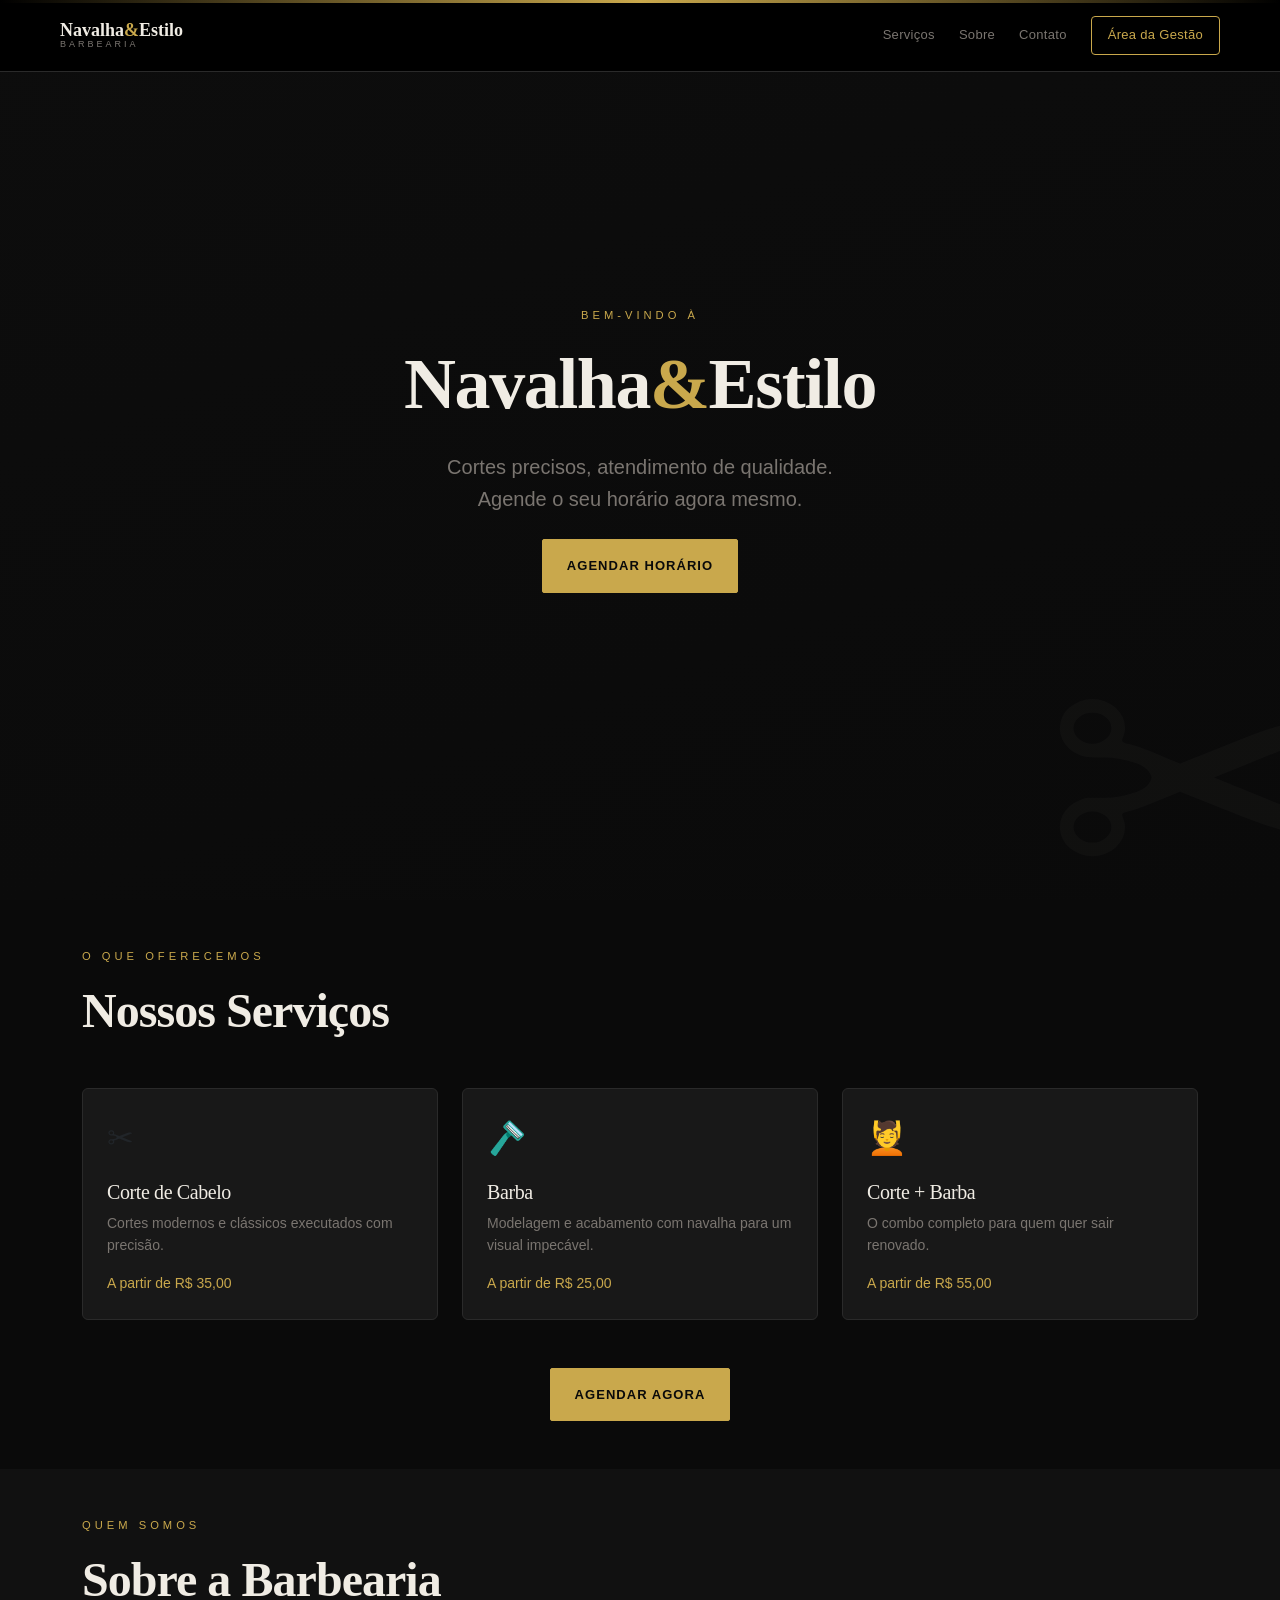
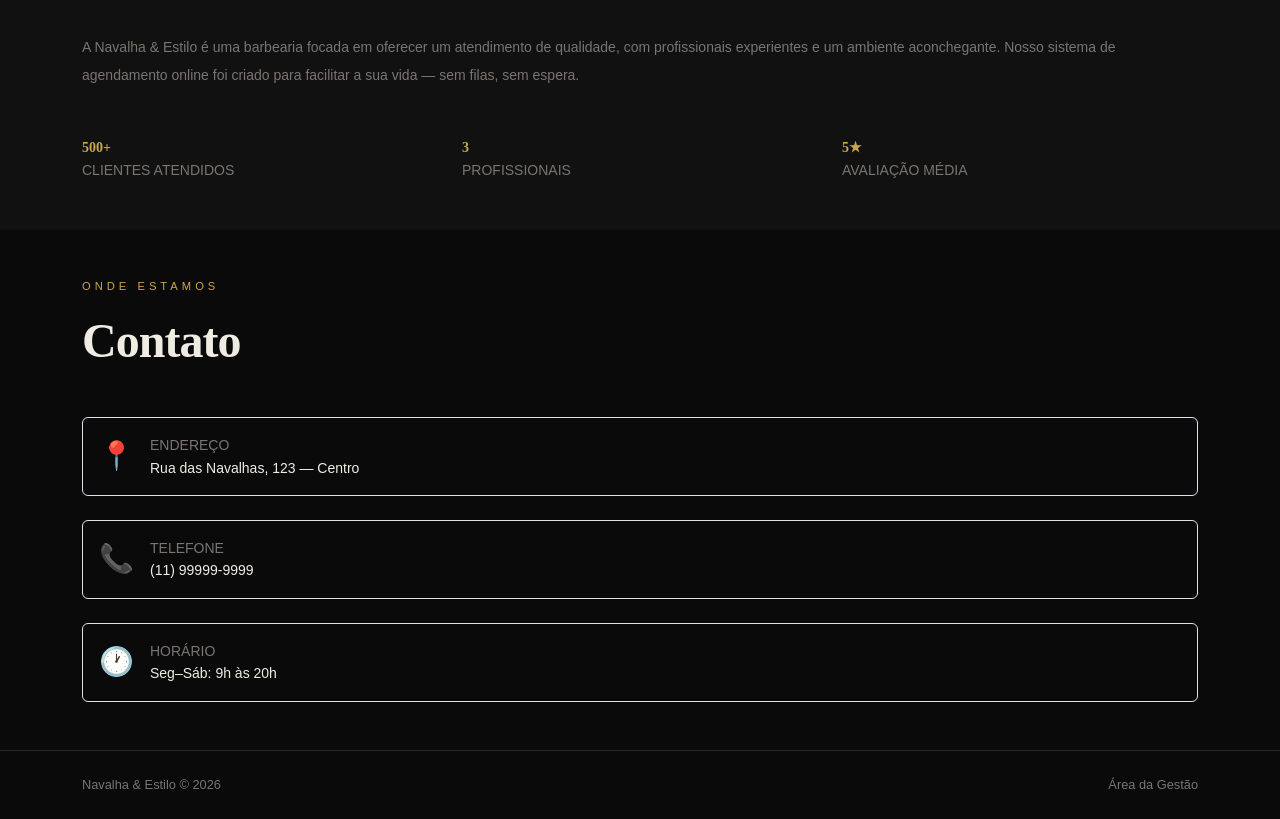
<file: frontend/index.html>
<!doctype html>
<html lang="pt-BR">
  <head>
    <!-- Metadados básicos da página -->
    <meta charset="UTF-8" />
    <meta name="viewport" content="width=device-width, initial-scale=1.0" />

    <!-- Título exibido na aba do navegador -->
    <title>Navalha & Estilo — Barbearia</title>

    <!-- Bootstrap primeiro, depois os estilos do projeto -->
    <link
      rel="stylesheet"
      href="https://cdn.jsdelivr.net/npm/bootstrap@5.3.3/dist/css/bootstrap.min.css"
    />
    <link rel="stylesheet" href="css/global.css" />
    <link rel="stylesheet" href="css/index.css" />
  </head>

  <body class="home d-flex flex-column min-vh-100">
    <!-- Cabeçalho fixo com marca e navegação principal -->
    <header
      class="bg-black fixed-top vw-100 px-3 py-3 px-md-5 border-bottom has-gradient"
      style="--bs-bg-opacity: 0.93; --bs-border-color: var(--border)"
    >
      <nav class="navbar navbar-expand-md p-0">
        <div class="container-fluid">
          <button
            class="navbar-brand logo logo-btn d-flex flex-column border-0 bg-transparent text-start"
            type="button"
            aria-label="Voltar para o topo da página inicial"
            onclick="window.scrollTo({ top: 0, behavior: 'smooth' });"
          >
            <span class="logo-name">Navalha<span>&</span>Estilo</span>
            <span class="logo-sub">Barbearia</span>
          </button>

          <!-- Marca clicável: volta ao topo da home sem mudar a URL -->
          <!-- Botão mobile -->
          <button
            class="navbar-toggler menu-toggle border-0 text-light fs-4"
            type="button"
            data-bs-toggle="collapse"
            data-bs-target="#navPrincipal"
            aria-controls="navPrincipal"
            aria-expanded="false"
            aria-label="Abrir navegação"
          >
            &#9776;
          </button>

          <!-- Links principais da página -->
          <div class="navbar-collapse my-3 my-md-0 justify-content-end collapse" id="navPrincipal">
            <div class="navbar-nav align-items-center gap-2 gap-md-4">
              <a class="nav-link px-0" href="#servicos">Serviços</a>
              <a class="nav-link px-0" href="#sobre">Sobre</a>
              <a class="nav-link px-0" href="#contato">Contato</a>
              <a
                href="login.html"
                class="nav-btn d-block d-md-inline-block w-100 w-md-auto text-center border rounded-1 px-3 py-2 nav-link"
                style="--bs-border-color: var(--gold)"
                >Área da Gestão</a
              >
            </div>
          </div>
        </div>
      </nav>
    </header>

    <main class="flex-grow-1">
      <!-- Hero: apresentação inicial e chamada para agendamento -->
      <section
        class="hero d-flex min-vh-100 align-items-center justify-content-center text-center position-relative overflow-hidden py-5"
      >
        <div class="container text-center">
          <span class="tagline text-uppercase d-block mb-3">Bem-vindo à</span>
          <h1 class="hero-title display-2 fw-bold mb-4">Navalha<span>&</span>Estilo</h1>
          <p class="hero-desc lead mb-4">
            Cortes precisos, atendimento de qualidade.<br />Agende o seu horário agora mesmo.
          </p>
          <a href="agendamento.html" class="btn btn-warning text-uppercase fw-semibold px-4 py-3"
            >Agendar Horário</a
          >
        </div>
        <div class="hero-deco">✂</div>
      </section>

      <!-- Serviços oferecidos na barbearia -->
      <section class="section py-5" id="servicos">
        <div class="container">
          <span class="tagline text-uppercase d-block mb-3">O que oferecemos</span>
          <h2 class="section-title display-5 fw-bold mb-5">Nossos Serviços</h2>
          <div class="row g-4 row-cols-1 row-cols-md-2 row-cols-xl-3" id="servicos-grid"></div>
          <div class="section-cta text-center mt-5">
            <a href="agendamento.html" class="btn btn-warning text-uppercase fw-semibold px-4 py-3"
              >Agendar Agora</a
            >
          </div>
        </div>
      </section>

      <!-- Sobre a barbearia e números de apoio -->
      <section class="section py-5" id="sobre">
        <div class="container">
          <span class="tagline text-uppercase d-block mb-3">Quem somos</span>
          <h2 class="section-title display-5 fw-bold mb-4">Sobre a Barbearia</h2>
          <p class="section-text text-secondary-emphasis-rgb lh-lg mb-5">
            A Navalha & Estilo é uma barbearia focada em oferecer um atendimento de qualidade, com
            profissionais experientes e um ambiente aconchegante. Nosso sistema de agendamento
            online foi criado para facilitar a sua vida — sem filas, sem espera.
          </p>
          <div class="row g-4">
            <div class="col-12 col-md-4">
              <div class="stat-num fw-bold">500+</div>
              <div class="stat-label text-uppercase">Clientes atendidos</div>
            </div>
            <div class="col-12 col-md-4">
              <div class="stat-num fw-bold">3</div>
              <div class="stat-label text-uppercase">Profissionais</div>
            </div>
            <div class="col-12 col-md-4">
              <div class="stat-num fw-bold">5★</div>
              <div class="stat-label text-uppercase">Avaliação média</div>
            </div>
          </div>
        </div>
      </section>

      <!-- Informações de contato e horário de atendimento -->
      <section class="section py-5" id="contato">
        <div class="container">
          <span class="tagline text-uppercase d-block mb-3">Onde estamos</span>
          <h2 class="section-title display-5 fw-bold mb-5">Contato</h2>
          <div class="vstack gap-4">
            <div class="d-flex align-items-start gap-3 p-3 border rounded-2">
              <div class="fs-3 flex-shrink-0">📍</div>
              <div>
                <div class="contato-label text-uppercase">Endereço</div>
                <div>Rua das Navalhas, 123 — Centro</div>
              </div>
            </div>
            <div class="d-flex align-items-start gap-3 p-3 border rounded-2">
              <div class="fs-3 flex-shrink-0">📞</div>
              <div>
                <div class="contato-label text-uppercase">Telefone</div>
                <div>(11) 99999-9999</div>
              </div>
            </div>
            <div class="d-flex align-items-start gap-3 p-3 border rounded-2">
              <div class="fs-3 flex-shrink-0">🕐</div>
              <div>
                <div class="contato-label text-uppercase">Horário</div>
                <div>Seg–Sáb: 9h às 20h</div>
              </div>
            </div>
          </div>
        </div>
      </section>
    </main>

    <!-- Rodapé com direitos e atalho para a área de gestão -->
    <footer class="border-top py-4 mt-auto" style="--bs-border-color: var(--border)">
      <div class="footer-inner container d-flex justify-content-between align-items-center">
        <span>Navalha & Estilo © 2026</span>
        <a href="login.html">Área da Gestão</a>
      </div>
    </footer>

    <!-- Scripts do Bootstrap e controle do menu -->
    <script src="https://cdn.jsdelivr.net/npm/bootstrap@5.3.3/dist/js/bootstrap.bundle.min.js"></script>
    <script src="js/index.js"></script>
  </body>
</html>
</file>
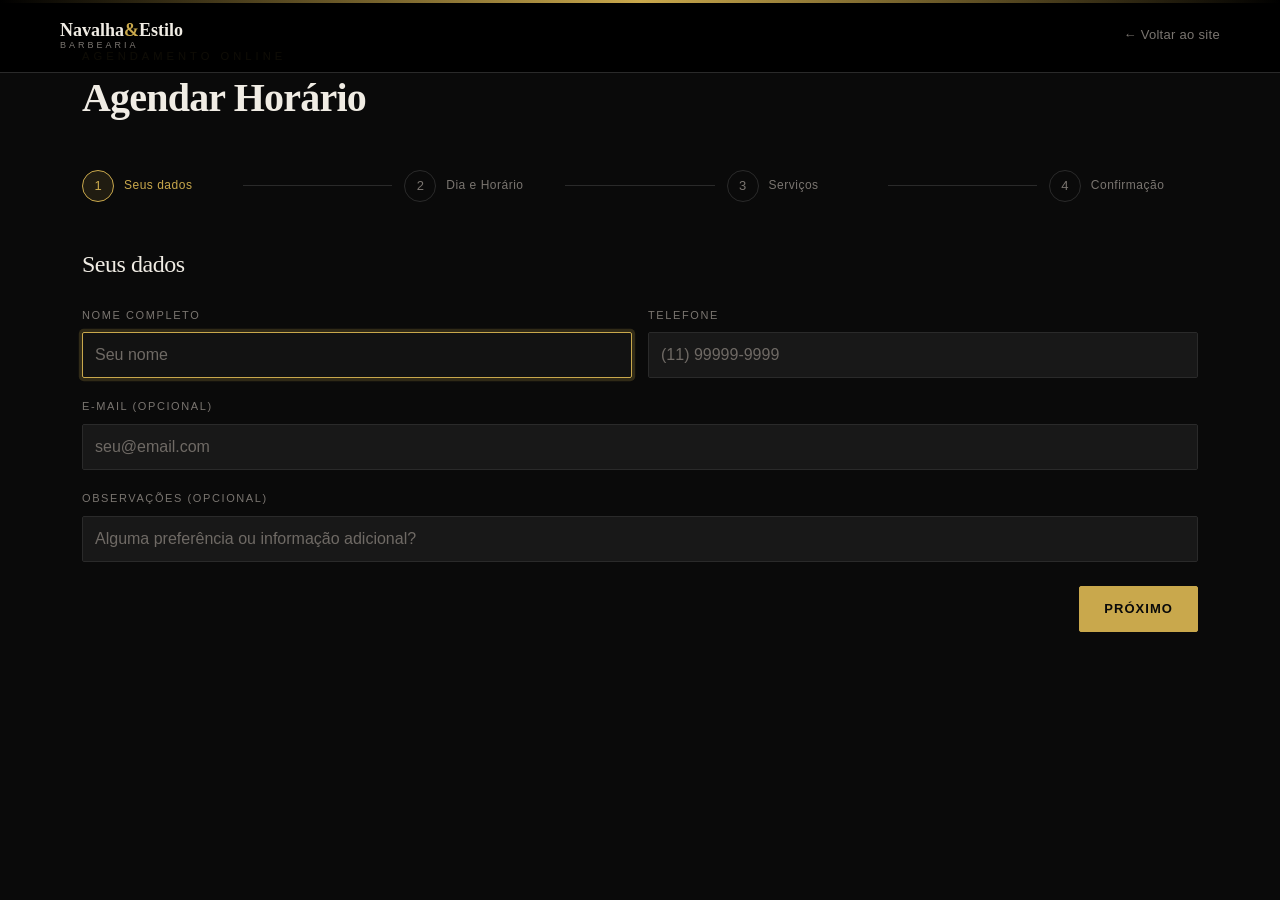
<file: frontend/agendamento.html>
<!doctype html>
<html lang="pt-BR">
  <head>
    <!-- Metadados básicos da página -->
    <meta charset="UTF-8" />
    <meta name="viewport" content="width=device-width, initial-scale=1.0" />

    <!-- Título exibido na aba do navegador -->
    <title>Agendar Horário — Navalha & Estilo</title>

    <!-- Bootstrap primeiro, depois os estilos específicos do fluxo -->
    <link
      rel="stylesheet"
      href="https://cdn.jsdelivr.net/npm/bootstrap@5.3.3/dist/css/bootstrap.min.css"
    />
    <link rel="stylesheet" href="css/global.css" />
    <link rel="stylesheet" href="css/agendamento.css" />
  </head>

  <body class="min-vh-100">
    <!-- Cabeçalho fixo com marca e atalho para voltar à home -->
    <header
      class="bg-black fixed-top vw-100 px-3 py-3 px-md-5 border-bottom has-gradient"
      style="--bs-bg-opacity: 0.93; --bs-border-color: var(--border)"
    >
      <nav class="navbar navbar-expand-md p-0">
        <div class="container-fluid">
          <a class="navbar-brand logo d-flex flex-column" href="index.html" aria-label="Voltar para a página inicial">
            <span class="logo-name">Navalha<span>&</span>Estilo</span>
            <span class="logo-sub">Barbearia</span>
          </a>

          <!-- Marca clicável: leva de volta à página inicial -->
          <!-- Navegação -->
            <div class="navbar-nav align-items-center gap-2 gap-md-4">
              <a class="nav-link px-0" href="index.html">← Voltar ao site</a>
            </div>
          </div>
        </div>
      </nav>
    </header>

    <main class="container agendamento-wrap py-5">
      <!-- Título da página e introdução do fluxo -->
      <span class="page-tag text-uppercase d-block mb-2">Agendamento online</span>
      <h1 class="page-title display-6 fw-bold mb-5">Agendar Horário</h1>

      <!-- Barra de progresso que mostra em qual etapa o cliente está -->
      <nav class="steps" aria-label="Progresso do agendamento">
        <div class="step active" id="step-ind-1">
          <div class="step-num">1</div>
          <div class="step-label">Seus dados</div>
        </div>
        <div class="step-line" id="line-1"></div>
        <div class="step" id="step-ind-2">
          <div class="step-num">2</div>
          <div class="step-label">Dia e Horário</div>
        </div>
        <div class="step-line" id="line-2"></div>
        <div class="step" id="step-ind-3">
          <div class="step-num">3</div>
          <div class="step-label">Serviços</div>
        </div>
        <div class="step-line" id="line-3"></div>
        <div class="step" id="step-ind-4">
          <div class="step-num">4</div>
          <div class="step-label">Confirmação</div>
        </div>
      </nav>

      <!-- Formulário multi-etapas do agendamento -->
      <form id="agendamento-form" novalidate>
        <!-- Etapa 1: dados do cliente -->
        <section class="step-panel active" id="panel-1">
          <h2 class="step-panel-title h4 mb-4">Seus dados</h2>
          <div class="row g-3 mb-4">
            <div class="col-12 col-md-6">
              <label class="form-label small text-uppercase" for="nome">Nome completo</label>
              <input class="form-control" type="text" id="nome" placeholder="Seu nome" />
              <div class="error-msg" id="nome-err">Preencha seu nome</div>
            </div>
            <div class="col-12 col-md-6">
              <label class="form-label small text-uppercase" for="telefone">Telefone</label>
              <input class="form-control" type="tel" id="telefone" placeholder="(11) 99999-9999" />
              <div class="error-msg" id="tel-err">Informe um telefone válido</div>
            </div>
            <div class="col-12">
              <label class="form-label small text-uppercase" for="email">E-mail (opcional)</label>
              <input class="form-control" type="email" id="email" placeholder="seu@email.com" />
              <div class="error-msg" id="email-err">E-mail inválido</div>
            </div>
            <div class="col-12">
              <label class="form-label small text-uppercase" for="obs">Observações (opcional)</label>
              <input
                class="form-control"
                type="text"
                id="obs"
                placeholder="Alguma preferência ou informação adicional?"
              />
            </div>
          </div>
          <div class="step-nav d-flex justify-content-between align-items-center mt-2">
            <span></span>
            <button class="btn btn-warning text-uppercase fw-semibold px-4" type="button" data-step="2">
              Próximo
            </button>
          </div>
        </section>

        <!-- Etapa 2: escolha de data e horário -->
        <section class="step-panel" id="panel-2">
          <h2 class="step-panel-title h4 mb-4">Escolha o dia e horário</h2>
          <div class="row g-3 mb-4">
            <div class="col-12">
              <label class="form-label small text-uppercase" for="data">Dia do atendimento</label>
              <input class="form-control" type="date" id="data" max="2099-12-31" />
              <div class="error-msg" id="data-err">Selecione uma data de hoje até no máximo 14 dias à frente</div>
            </div>
          </div>

          <div class="horarios-grid row row-cols-2 row-cols-sm-3 row-cols-md-4 row-cols-lg-6 g-2 mb-4" id="horarios-grid"></div>
          <div class="error-msg" id="horario-err">Selecione um horário</div>

          <div class="step-nav d-flex justify-content-between align-items-center mt-2">
            <button class="btn btn-outline-secondary btn-voltar text-uppercase" type="button" data-step="1">Voltar</button>
            <button class="btn btn-warning text-uppercase fw-semibold px-4" type="button" data-step="3">Próximo</button>
          </div>
        </section>

        <!-- Etapa 3: seleção de serviços -->
        <section class="step-panel" id="panel-3">
          <h2 class="step-panel-title h4 mb-4">Escolha os serviços</h2>
          <div class="servicos-grid row row-cols-1 row-cols-md-3 g-3 mb-4" id="servicos-grid"></div>

          <div class="servicos-total fw-semibold mb-3">Total: <span id="total-servicos">R$ 0,00</span></div>
          <div class="error-msg" id="servico-err">Selecione ao menos um serviço</div>

          <div class="step-nav d-flex justify-content-between align-items-center mt-2">
            <button class="btn btn-outline-secondary btn-voltar text-uppercase" type="button" data-step="2">Voltar</button>
            <button class="btn btn-warning text-uppercase fw-semibold px-4" type="button" data-step="4">Revisar</button>
          </div>
        </section>

        <!-- Etapa 4: revisão final antes de confirmar -->
        <section class="step-panel" id="panel-4">
          <h2 class="step-panel-title h4 mb-4">Confirme seu agendamento</h2>
          <div class="resumo-card card border-secondary bg-transparent mb-4">
            <div class="card-body p-0" id="resumo-corpo"></div>
          </div>
          <div class="step-nav d-flex justify-content-between align-items-center mt-2">
            <button class="btn btn-outline-secondary btn-voltar text-uppercase" type="button" data-step="3">Voltar</button>
            <button class="btn btn-warning text-uppercase fw-semibold px-4" type="button" id="btn-confirmar">
              Confirmar Agendamento
            </button>
          </div>
        </section>
      </form>

      <!-- Mensagem final de sucesso após confirmação -->
      <section class="sucesso text-center py-5" id="sucesso">
        <div class="sucesso-icon display-4 mb-3">✅</div>
        <h2 class="sucesso-titulo h2 mb-3">Agendamento confirmado!</h2>
        <p class="sucesso-desc mb-4">
          Seu horário foi reservado com sucesso.<br />Até breve, <span id="suc-nome"></span>!
        </p>
        <a href="index.html" class="btn btn-warning text-uppercase fw-semibold px-4 py-3">Voltar ao início</a>
      </section>
    </main>

    <!-- Scripts da lógica do agendamento e do Bootstrap -->
    <script src="js/agendamento.js"></script>
    <script src="https://cdn.jsdelivr.net/npm/bootstrap@5.3.3/dist/js/bootstrap.bundle.min.js"></script>
  </body>
</html>
</file>
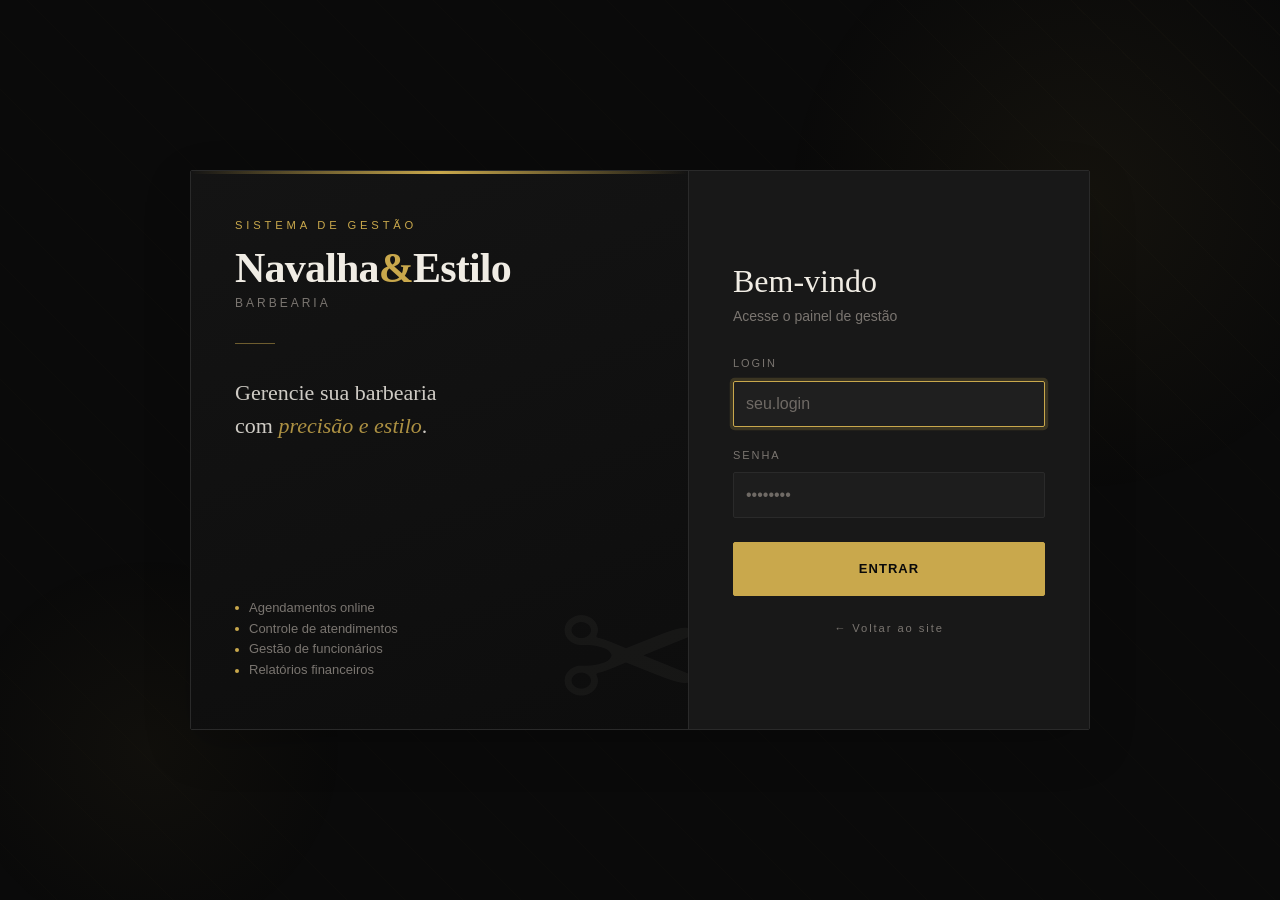
<file: frontend/login.html>
<!doctype html>
<html lang="pt-BR">
  <head>
    <!-- Metadados básicos da página -->
    <meta charset="UTF-8" />
    <meta name="viewport" content="width=device-width, initial-scale=1.0" />

    <!-- Título exibido na aba do navegador -->
    <title>Navalha & Estilo — Gestão</title>

    <!-- Bootstrap primeiro, depois os estilos da tela de login -->
    <link
      rel="stylesheet"
      href="https://cdn.jsdelivr.net/npm/bootstrap@5.3.3/dist/css/bootstrap.min.css"
    />
    <link rel="stylesheet" href="css/global.css" />
    <link rel="stylesheet" href="css/login.css" />
  </head>

  <body
    class="login-page min-vh-100 d-flex align-items-center justify-content-center overflow-hidden position-relative py-4"
  >
    <!-- Fundos decorativos do layout de acesso -->
    <div class="bg-texture"></div>
    <div class="bg-glow"></div>
    <div class="bg-glow2"></div>

    <!-- Container principal dividido entre branding e formulário -->
    <main class="login-container d-flex overflow-hidden position-relative shadow-lg">
      <!-- Painel lateral com identidade da barbearia -->
      <section
        class="left-panel d-none d-lg-flex flex-column justify-content-between has-gradient position-relative overflow-hidden"
      >
        <!-- Elemento decorativo de fundo -->
        <div class="scissors-bg">✂</div>
        <!-- Marca clicável: retorna para a home -->
        <a class="logo brand-logo d-flex flex-column" href="index.html" aria-label="Voltar para a página inicial">
          <span class="brand-tag text-uppercase d-block mb-3">Sistema de Gestão</span>
          <span class="logo-name">Navalha<span>&</span>Estilo</span>
          <span class="logo-sub brand-logo-sub">Barbearia</span>
          <div class="divider"></div>
          <p class="tagline">Gerencie sua barbearia<br />com <em>precisão e estilo</em>.</p>
        </a>
        <!-- Lista curta de capacidades do sistema (preenchida por JS) -->
        <div id="features-list" class="features d-flex flex-column"></div>
      </section>

      <!-- Painel principal com login e validação -->
      <section class="right-panel d-flex flex-column justify-content-center">
        <!-- Título e subtítulo do acesso -->
        <header>
          <div class="login-title h2 mb-1">Bem-vindo</div>
          <p class="login-sub mb-4">Acesse o painel de gestão</p>
        </header>

        <!-- Mensagem de erro do login -->
        <div class="alert alert-danger py-2 px-3" id="alert" role="alert">
          Login ou senha incorretos.
        </div>

        <!-- Formulário de autenticação -->
        <form class="w-100" id="login-form" novalidate>
          <div class="field mb-3">
            <label class="form-label small text-uppercase" for="login">Login</label>
            <input
              class="form-control"
              type="text"
              id="login"
              placeholder="seu.login"
              autocomplete="username"
            />
            <div class="error-msg" id="login-err">Preencha o login</div>
          </div>

          <div class="field mb-4">
            <label class="form-label small text-uppercase" for="senha">Senha</label>
            <input
              class="form-control"
              type="password"
              id="senha"
              placeholder="••••••••"
              autocomplete="current-password"
            />
            <div class="error-msg" id="senha-err">Preencha a senha</div>
          </div>

          <button class="btn-login btn btn-warning w-100 text-uppercase fw-semibold py-3" id="btn" type="submit">
            Entrar
          </button>
        </form>

        <!-- Atalho para voltar ao site público -->
        <div class="bottom-note mt-4 text-center">
          <a class="link-secondary link-offset-2 link-underline-opacity-0" href="index.html"
            >← Voltar ao site</a
          >
        </div>
      </section>
    </main>

    <!-- Scripts da tela de login e do Bootstrap -->
    <script src="js/login.js"></script>
    <script src="https://cdn.jsdelivr.net/npm/bootstrap@5.3.3/dist/js/bootstrap.bundle.min.js"></script>
  </body>
</html>
</file>
<file: frontend/css/global.css>
/* ===============================
  GLOBAL — Base visual do frontend
  =============================== */

/* Variáveis compartilhadas entre as páginas */
:root {
  --black: #0a0a0a;
  --dark: #111111;
  --card: #181818;
  --border: #2a2a2a;
  --gold: #c9a84c;
  --gold-light: #e8c97a;
  --gold-dim: rgba(201, 168, 76, 0.12);
  --text: #f0ece4;
  --muted: #7a7570;
  --danger: #e05252;
  --success: #4caf7d;
  --font-serif: Georgia, 'Times New Roman', serif;
  --font-sans: 'Segoe UI', Arial, sans-serif;
  
  /* Tokens Bootstrap alinhados ao tema */
  --bs-warning: var(--gold);
  --bs-warning-rgb: 201, 168, 76;
  --bs-secondary: var(--muted);
  --bs-secondary-rgb: 122, 117, 112;
}

/* Reset básico para evitar diferenças entre navegadores */
*,
*::before,
*::after {
  box-sizing: border-box;
  margin: 0;
  padding: 0;
}

/* Base tipográfica e fundo padrão do site */
body {
  font-family: var(--font-sans);
  background: var(--black);
  color: var(--text);
  font-size: 14px;
  line-height: 1.6;
}

/* Títulos com fonte serif elegante */
h1, h2, h3, h4, h5, h6 {
  font-family: var(--font-serif);
  font-weight: 700;
  letter-spacing: -0.02em;
}

/* Links seguem a identidade do projeto */
a {
  text-decoration: none;
  color: inherit;
}

/* Garante a mesma fonte em controles nativos */
button,
input,
select,
textarea {
  font-family: var(--font-sans);
}

/* Foco visível para acessibilidade por teclado */
:focus-visible {
  outline: 2px solid var(--gold);
  outline-offset: 2px;
}

/* Identidade visual da marca */
.logo {
  line-height: 1.1;
}

.logo-btn {
  padding: 0;
}

.logo-btn:hover {
  color: inherit;
}

.logo:hover {
  color: inherit;
}

.logo:focus-visible {
  outline: 2px solid var(--gold);
  outline-offset: 4px;
}

.logo-name {
  font-family: var(--font-serif);
  font-size: 18px;
  font-weight: 700;
  color: var(--text);
}

.logo-name span {
  color: var(--gold);
}

.logo-sub {
  font-size: 9px;
  letter-spacing: 3px;
  text-transform: uppercase;
  color: var(--muted);
}

/* Botão principal usado nas chamadas de ação */
.btn-primary {
  display: inline-block;
  padding: 14px 36px;
  background: var(--gold);
  color: var(--black);
  font-size: 13px;
  font-weight: 600;
  letter-spacing: 2px;
  text-transform: uppercase;
  border-radius: 2px;
  border: none;
  cursor: pointer;
  transition:
    background 0.2s,
    transform 0.1s;
}

.btn-primary:hover {
  background: var(--gold-light);
}

.btn-primary:active {
  transform: scale(0.99);
}

/* Animação base reutilizada em páginas com entrada suave */
@keyframes fadeUp {
  to {
    opacity: 1;
    transform: translateY(0);
  }
}

.has-gradient::before {
  content: '';
  position: absolute;
  top: 0;
  left: 0;
  right: 0;
  height: 3px;
  background: linear-gradient(90deg, transparent, var(--gold), transparent);
}

.navbar-nav a {
  font-size: 13px; /* fs-7 */
  color: var(--muted);
  transition:
    color 0.2s,
    background 0.2s;
  letter-spacing: 0.3px;
}

.navbar-nav a:hover {
  color: var(--text);
}

/* Links da navegação principal */
/* A regra usa .navbar-nav para vencer o Bootstrap quando necessário */
.navbar-nav .nav-btn {
  color: var(--gold);
}

/* Corrige posicionamento e empilhamento do header/collapse no mobile */
header.fixed-top {
  z-index: 1050; /* garante que o header fique acima do conteúdo */
}

/* Garante que o botão toggler fique clicável acima do collapse */
.navbar-toggler {
  z-index: 1060;
}

@media (max-width: 768px) {
  /* Em mobile o header deixa de ser fixed para que o menu expandido empurre o conteúdo
     (evita overlay que tampa CTAs como 'Agendar Horário'). */
  header.fixed-top {
    position: static;
  }

  .navbar-collapse {
    position: static;
    background: transparent;
    border-top: none;
    padding: 0.5rem 0 0 0;
  }

  .navbar-nav {
    flex-direction: column;
    gap: 0.5rem;
  }

  .navbar-nav a {
    padding: 0.5rem 0;
    display: block;
  }
}

@media (max-width: 768px) {
  .navbar-nav a {
    font-size: 16px;
  }
}

.navbar-nav .nav-btn:hover {
  color: var(--gold);
  background: var(--gold-dim) !important;
}

/* Padronização visual de componentes Bootstrap */
.btn {
  border-radius: 2px;
  border-width: 1px;
}

.btn-warning {
  --bs-btn-color: var(--black);
  --bs-btn-bg: var(--gold);
  --bs-btn-border-color: var(--gold);
  --bs-btn-hover-color: var(--black);
  --bs-btn-hover-bg: var(--gold-light);
  --bs-btn-hover-border-color: var(--gold-light);
  --bs-btn-active-color: var(--black);
  --bs-btn-active-bg: var(--gold-light);
  --bs-btn-active-border-color: var(--gold-light);
  --bs-btn-focus-shadow-rgb: 201, 168, 76;
  min-height: 46px;
  font-size: 0.8125rem;
  font-weight: 600;
  letter-spacing: 0.08em;
}

.btn-outline-secondary {
  --bs-btn-color: var(--muted);
  --bs-btn-border-color: var(--border);
  --bs-btn-hover-color: var(--gold);
  --bs-btn-hover-bg: var(--gold-dim);
  --bs-btn-hover-border-color: var(--gold);
  --bs-btn-active-color: var(--gold);
  --bs-btn-active-bg: var(--gold-dim);
  --bs-btn-active-border-color: var(--gold);
  min-height: 44px;
  font-size: 0.8125rem;
  letter-spacing: 0.08em;
}

.form-label {
  font-size: 0.6875rem;
  letter-spacing: 0.1rem;
  text-transform: uppercase;
  color: var(--muted);
}

.form-control {
  min-height: 46px;
  border-radius: 2px;
  border-width: 1px;
}
</file>
<file: frontend/css/index.css>
/* INDEX — Ajustes visuais específicos da home */

/* Rótulo pequeno usado em seções de destaque */
.tagline {
  font-size: 0.7rem;
  letter-spacing: 0.25rem;
  color: var(--gold);
}

/* Fundo do hero da home */
.hero {
  background: linear-gradient(160deg, #0d0d0d 0%, var(--black) 100%);
}

/* Título principal do hero */
.hero-title {
  font-family: var(--font-serif);
  color: var(--text);
}

/* Destaque dourado dentro do título */
.hero-title span {
  color: var(--gold);
}

/* Texto auxiliar do hero */
.hero-desc {
  color: var(--muted);
  max-width: 40rem;
  margin-inline: auto;
}

/* Decoração grande no canto do hero */
.hero-deco {
  position: absolute;
  font-size: 22rem;
  opacity: 0.025;
  right: -3.75rem;
  bottom: -3.75rem;
  pointer-events: none;
  user-select: none;
  line-height: 1;
}

/* Alternância de fundo entre as seções da home */
.section:nth-child(odd) {
  background: var(--dark);
}

/* Títulos e números com a tipografia da marca */
.section-title,
.card-title,
.stat-num {
  font-family: var(--font-serif);
  color: var(--text);
}

/* Card dos serviços na home */
.card {
  background: var(--card) !important;
  border-color: var(--border) !important;
  transition: border-color 0.2s ease;
}

/* Hover leve para reforçar interação */
.card:hover {
  border-color: var(--gold) !important;
}

/* Textos secundários da home */
.card-desc,
.section-text,
.footer-inner,
.contato-label,
.stat-label {
  color: var(--muted);
}

/* Preços e números em destaque */
.card-price,
.stat-num {
  color: var(--gold);
}

/* Rodapé da home */
.footer-inner {
  font-size: 0.8rem;
}

/* Link do rodapé com destaque no hover */
.footer-inner a:hover {
  color: var(--gold);
}

/* Oculta a decoração grande em telas menores */
@media (max-width: 768px) {
  .hero-deco {
    display: none;
  }
}
</file>
<file: frontend/css/agendamento.css>
/* AGENDAMENTO — Ajustes visuais específicos do fluxo */

/* Espaçamento geral da página de agendamento */
.agendamento-wrap {
  padding-top: 6rem;
  padding-bottom: 3rem;
}

/* Rótulo pequeno acima do título */
.page-tag {
  font-size: 0.7rem;
  letter-spacing: 0.25rem;
  color: var(--gold);
}

/* Tipografia dos títulos e nomes de serviços */
.page-title,
.step-panel-title,
.servico-nome,
.sucesso-titulo {
  font-family: var(--font-serif);
  color: var(--text);
}

/* Barra de progresso entre as etapas */
.steps {
  display: flex;
  align-items: center;
  margin-bottom: 3rem;
}

/* Cada passo do agendamento */
.step {
  display: flex;
  align-items: center;
  gap: 0.625rem;
  flex: 1;
}

/* Número circular do passo */
.step-num {
  width: 2rem;
  height: 2rem;
  min-width: 2rem;
  min-height: 2rem;
  flex: 0 0 2rem;
  border-radius: 50%;
  border: 1px solid var(--border);
  display: flex;
  align-items: center;
  justify-content: center;
  font-size: 0.8125rem;
  color: var(--muted);
  transition: all 0.3s;
}

/* Texto do passo */
.step-label {
  font-size: 0.75rem;
  color: var(--muted);
  letter-spacing: 0.0313rem;
  transition: color 0.3s;
}

/* Linha que liga um passo ao outro */
.step-line {
  flex: 1;
  height: 1px;
  background: var(--border);
  margin: 0 0.75rem;
  transition: background 0.3s;
}

/* Estado atual do passo */
.step.active .step-num {
  border-color: var(--gold);
  background: var(--gold-dim);
  color: var(--gold);
}

/* Estado atual do texto do passo */
.step.active .step-label {
  color: var(--gold);
}

/* Passo já concluído */
.step.done .step-num {
  border-color: var(--success);
  background: rgba(76, 175, 125, 0.12);
  color: var(--success);
}

/* Texto do passo concluído */
.step.done .step-label {
  color: var(--success);
}

/* Linha concluída */
.step-line.done {
  background: var(--success);
}

/* Cada painel de etapa começa oculto */
.step-panel {
  display: none;
  animation: fadeUp 0.4s ease forwards;
  opacity: 0;
  transform: translateY(0.75rem);
}

/* Etapa visível */
.step-panel.active {
  display: block;
}

/* Campos, cards e caixas seguem o tema escuro */
.form-control,
.btn-outline-secondary,
.servico-card,
.horario-btn,
.resumo-card {
  background-color: var(--card);
  border-color: var(--border);
  color: var(--text);
}

/* Placeholder dos campos */
.form-control::placeholder {
  color: #6f6a65;
}

/* Foco nos campos do formulário */
.form-control:focus {
  border-color: var(--gold);
  box-shadow: 0 0 0 0.2rem rgba(201, 168, 76, 0.2);
  background: rgba(255, 255, 255, 0.03);
  color: var(--text);
}

/* Hover de botões e cards interativos */
.servico-card:hover,
.horario-btn:hover,
.btn-outline-secondary:hover,
.btn-voltar:hover {
  border-color: var(--gold);
  color: var(--gold);
  background: var(--gold-dim);
}

/* Item selecionado na lista de serviços ou horários */
.servico-card.selected,
.horario-btn.selected {
  border-color: var(--gold);
  background: var(--gold-dim);
  color: var(--gold);
}

/* Horários indisponíveis ficam desativados */
.horario-btn.indisponivel {
  opacity: 0.3;
  pointer-events: none;
}

/* Preço do serviço e total final */
.servico-preco,
.resumo-total .resumo-valor {
  color: var(--gold);
  font-weight: 700;
}

/* Labels e descrição do sucesso */
.resumo-label,
.sucesso-desc {
  color: var(--muted);
}

/* Valores de resumo e total de serviços */
.resumo-valor,
.servicos-total {
  color: var(--text);
}

/* Estado de erro nos inputs */
.input-error {
  border-color: var(--danger) !important;
}

/* Mensagens de validação */
.error-msg {
  font-size: 0.75rem;
  color: var(--danger);
  margin-top: 0.375rem;
  display: none;
}

/* Tela de sucesso começa oculta */
.sucesso {
  display: none;
}

/* Tela de sucesso visível */
.sucesso.active {
  display: block;
}

/* Ajustes responsivos do fluxo */
@media (max-width: 768px) {
  .agendamento-wrap {
    padding-top: 5.5rem;
    padding-bottom: 2.5rem;
  }

  .step {
    flex: 0 0 auto;
    gap: 0;
  }

  .step-line {
    margin: 0 0.35rem;
  }

  .step-label {
    display: none;
  }

  .steps {
    gap: 0.25rem;
  }
}
</file>
<file: frontend/css/login.css>
/* LOGIN — Ajustes visuais específicos da tela de acesso */

/* Fundo decorativo da página */
.bg-texture {
  position: fixed;
  inset: 0;
  background: repeating-linear-gradient(
    45deg,
    transparent,
    transparent 40px,
    rgba(201, 168, 76, 0.015) 40px,
    rgba(201, 168, 76, 0.015) 41px
  );
  pointer-events: none;
}

/* Efeitos de brilho no fundo */
.bg-glow,
.bg-glow2 {
  position: fixed;
  pointer-events: none;
}

.bg-glow {
  width: 37.5rem;
  height: 37.5rem;
  background: radial-gradient(circle, rgba(201, 168, 76, 0.06) 0%, transparent 70%);
  top: -6.25rem;
  right: -6.25rem;
}

.bg-glow2 {
  width: 25rem;
  height: 25rem;
  background: radial-gradient(circle, rgba(201, 168, 76, 0.04) 0%, transparent 70%);
  bottom: -3.125rem;
  left: -3.125rem;
}

/* Container principal do login */
.login-container {
  width: 56.25rem;
  max-width: 95vw;
  min-height: 35rem;
  border: 1px solid var(--border);
  border-radius: 0.125rem;
  z-index: 1;
  animation: fadeUp 0.6s ease forwards;
  opacity: 0;
  transform: translateY(1.25rem);
}

/* Painel institucional à esquerda */
.left-panel {
  flex: 1;
  background: linear-gradient(160deg, #141414 0%, #0d0d0d 100%);
  padding: 3rem 2.75rem;
  border-right: 1px solid var(--border);
}

/* Painel de formulário à direita */
.right-panel {
  width: 25rem;
  background: var(--card);
  padding: 3.25rem 2.75rem;
}

/* Ícone decorativo grande */
.scissors-bg {
  position: absolute;
  bottom: -1.25rem;
  right: -1.25rem;
  font-size: 11.25rem;
  opacity: 0.04;
  line-height: 1;
  pointer-events: none;
  user-select: none;
}

/* Texto auxiliar de marca e rodapé */
.brand-tag,
.form-label,
.bottom-note {
  color: var(--muted);
  letter-spacing: 0.12rem;
}

.brand-tag {
  font-size: 0.7rem;
  color: var(--gold);
  letter-spacing: 0.24rem;
}

/* Hierarquia visual da marca e do título */
.brand-logo .logo-name,
.login-title,
.tagline {
  font-family: var(--font-serif);
  color: var(--text);
}

/* Nome da marca no painel lateral */
.brand-logo .logo-name {
  font-size: 2.625rem;
  font-weight: 900;
  line-height: 1;
  letter-spacing: -0.05rem;
}

/* Destaques dourados no branding */
.brand-logo .logo-name span,
.tagline em {
  color: var(--gold);
}

/* Subtexto da marca, descrição e links auxiliares */
.brand-logo-sub,
.login-sub,
.feature,
.bottom-note,
.link-secondary {
  color: var(--muted) !important;
}

/* Subtítulo da marca */
.brand-logo-sub {
  font-size: 0.75rem;
  letter-spacing: 0.1875rem;
  margin-top: 0.5rem;
}

/* Linha decorativa separando o branding */
.divider {
  width: 2.5rem;
  height: 1px;
  background: var(--gold);
  margin: 2rem 0;
  opacity: 0.5;
}

/* Frase de apresentação no painel lateral */
.tagline {
  font-size: 1.375rem;
  line-height: 1.5;
  opacity: 0.85;
}

/* Linha de features no painel lateral */
.feature {
  gap: 0.625rem;
  font-size: 0.8125rem;
}

/* Ponto dourado da lista de features */
.feature-dot {
  width: 0.25rem;
  height: 0.25rem;
  border-radius: 50%;
  background: var(--gold);
  flex-shrink: 0;
}

/* Alerta de falha no login */
.alert {
  display: none;
  margin-bottom: 1.25rem;
}

/* Campos do formulário seguem o tema escuro */
.form-control,
.btn-outline-secondary {
  border-color: var(--border);
  background: rgba(255, 255, 255, 0.02);
  color: var(--muted);
}

/* Campos do formulário */
.form-control {
  color: var(--text);
}

/* Placeholder dos campos */
.form-control::placeholder {
  color: #6f6a65;
}

/* Foco dos campos */
.form-control:focus {
  border-color: var(--gold);
  box-shadow: 0 0 0 0.2rem rgba(201, 168, 76, 0.2);
  background: rgba(255, 255, 255, 0.03);
  color: var(--text);
}

/* Estado de erro nos campos */
.input-error {
  border-color: var(--danger) !important;
}

/* Mensagens de validação */
.error-msg {
  font-size: 0.75rem;
  color: var(--danger);
  margin-top: 0.375rem;
  display: none;
}

/* Estado de carregamento do botão */
.btn-login.loading {
  pointer-events: none;
  opacity: 0.7;
}

/* Rodapé do painel de login */
.bottom-note {
  font-size: 0.7rem;
}

/* Hover do link de retorno */
.bottom-note a:hover {
  color: var(--gold) !important;
}

/* Ajustes responsivos do painel direito */
@media (max-width: 768px) {
  .right-panel {
    width: 100%;
    padding: 2.5rem 1.75rem;
  }
}
</file>
